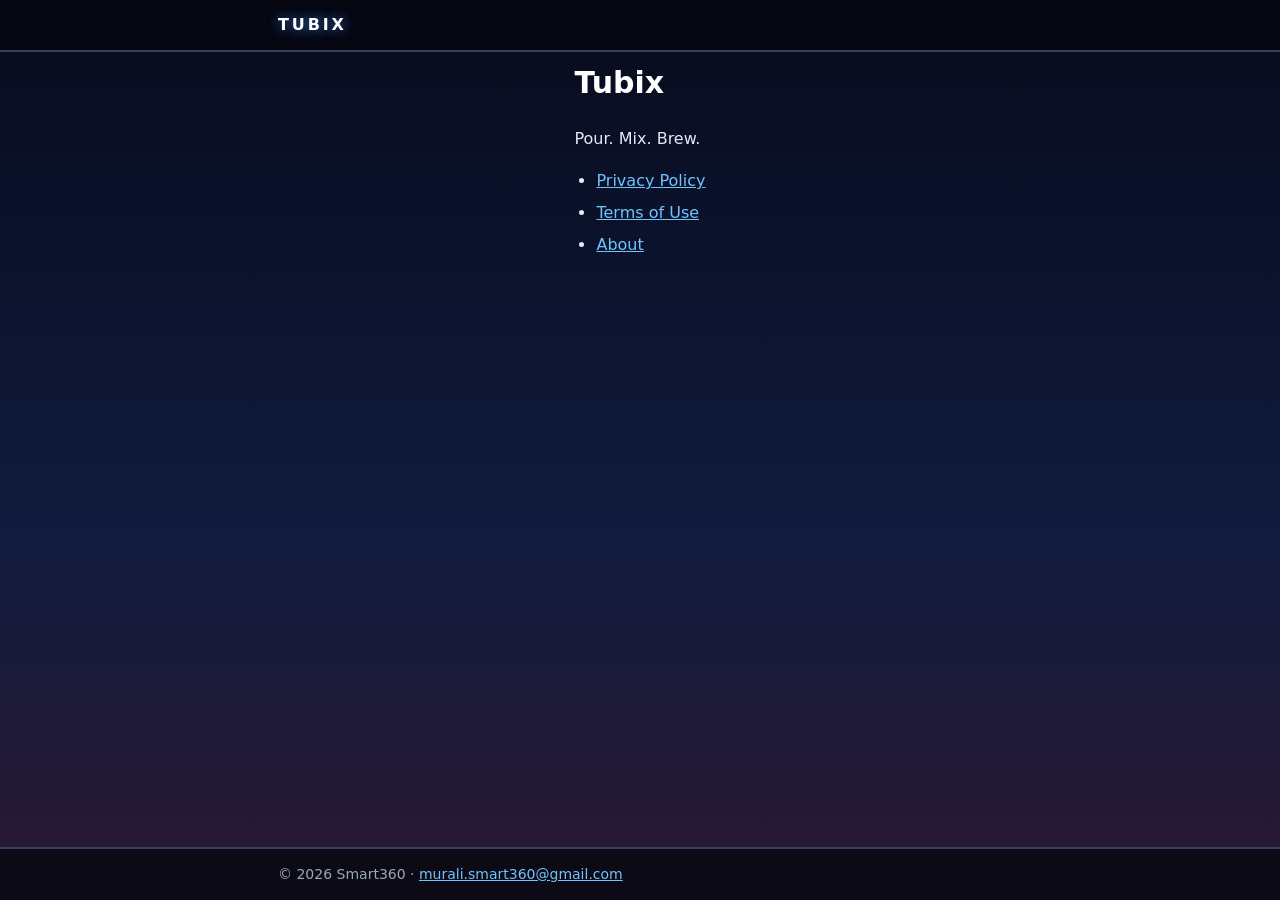
<file: index.html>
<!doctype html>
<html lang="en"><head><meta charset="utf-8"><meta name="viewport" content="width=device-width, initial-scale=1">
<title>Tubix</title><meta name="description" content="Tubix - a relaxing liquid colour-sort puzzle. Legal pages.">
<link rel="stylesheet" href="docs/style.css"></head>
<body><header><div class="wrap"><span class="logo">TUBIX</span></div></header>
<main class="wrap"><h1>Tubix</h1><p>Pour. Mix. Brew.</p>
<ul><li><a href="docs/privacy_policy.html">Privacy Policy</a></li><li><a href="docs/terms.html">Terms of Use</a></li><li><a href="docs/about.html">About</a></li></ul></main>
<footer><div class="wrap">&copy; 2026 Smart360 &middot; <a href="mailto:murali.smart360@gmail.com">murali.smart360@gmail.com</a></div></footer></body></html>
</file>
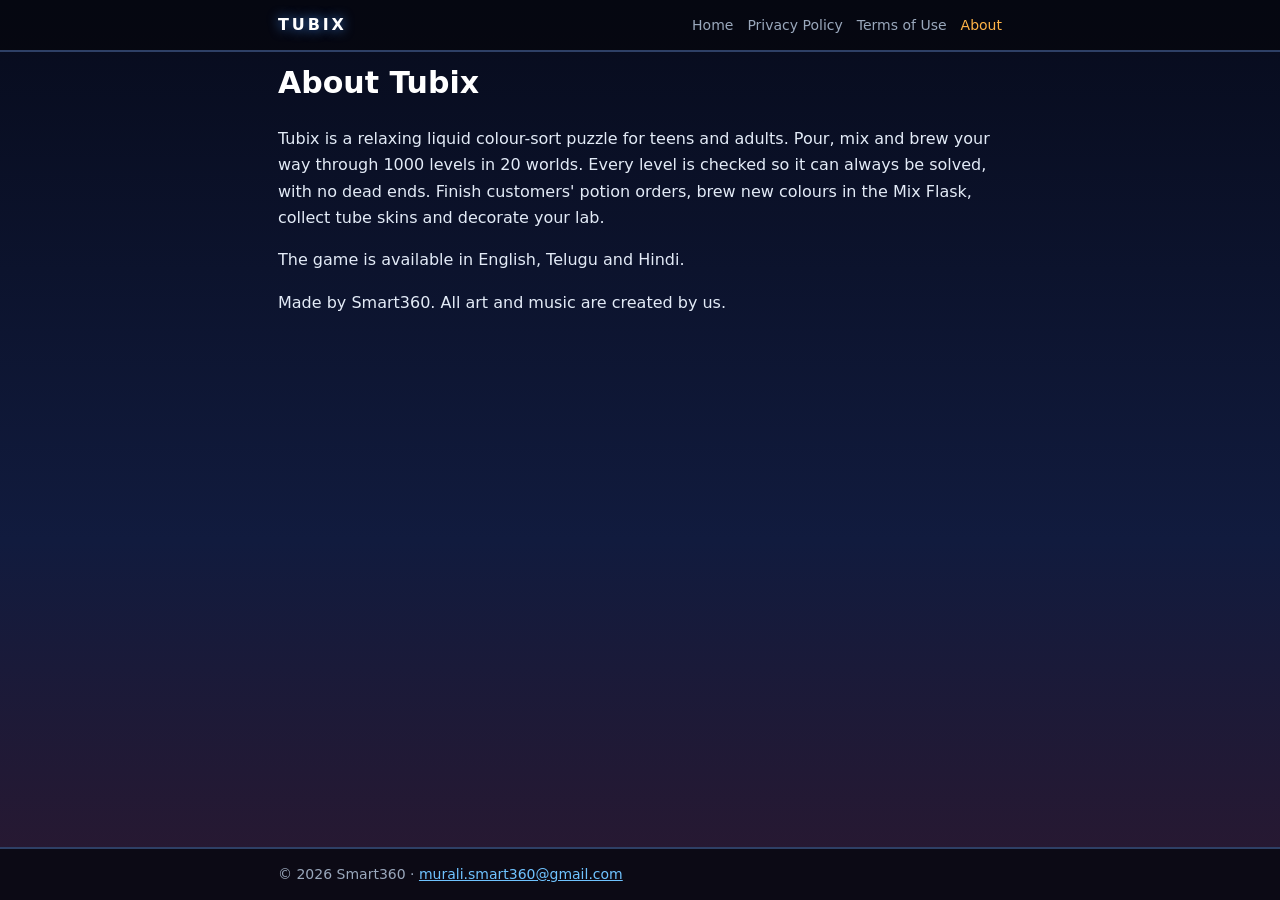
<file: docs/about.html>
<!doctype html>
<html lang="en">
<head>
<meta charset="utf-8">
<meta name="viewport" content="width=device-width, initial-scale=1">
<title>About Tubix - Tubix</title>
<meta name="description" content="Tubix - a relaxing liquid colour-sort puzzle.">
<link rel="stylesheet" href="style.css">
</head>
<body>
<header><div class="wrap"><span class="logo">TUBIX</span><nav><a href="../index.html">Home</a><a href="privacy_policy.html">Privacy Policy</a><a href="terms.html">Terms of Use</a><a href="about.html" class="on">About</a></nav></div></header>
<main class="wrap"><h1>About Tubix</h1>
<p>Tubix is a relaxing liquid colour-sort puzzle for teens and adults. Pour, mix and brew your way through 1000 levels in 20 worlds. Every level is checked so it can always be solved, with no dead ends. Finish customers' potion orders, brew new colours in the Mix Flask, collect tube skins and decorate your lab.</p>
<p>The game is available in English, Telugu and Hindi.</p>
<p>Made by Smart360. All art and music are created by us.</p>
</main>
<footer><div class="wrap">&copy; 2026 Smart360 &middot; <a href="mailto:murali.smart360@gmail.com">murali.smart360@gmail.com</a></div></footer>
</body>
</html>
</file>
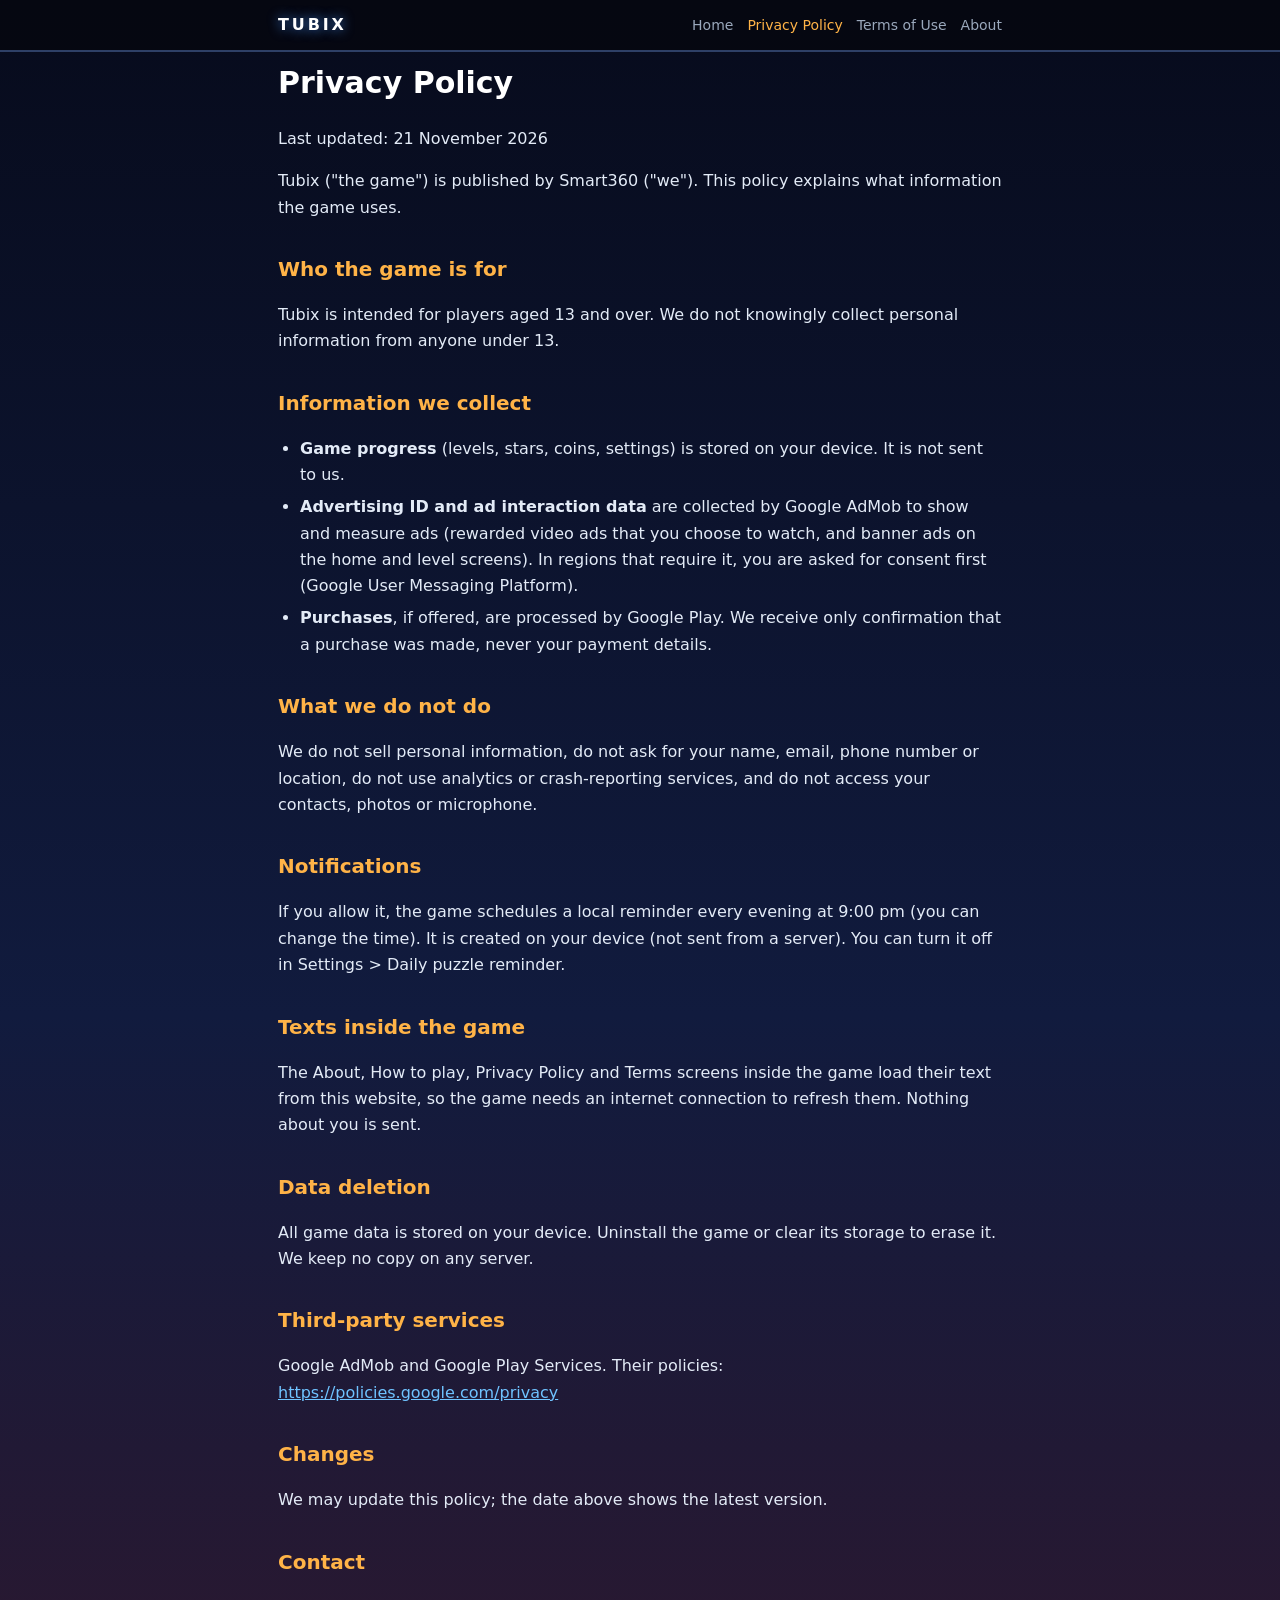
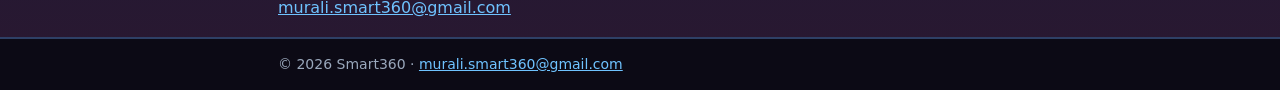
<file: docs/privacy_policy.html>
<!doctype html>
<html lang="en">
<head>
<meta charset="utf-8">
<meta name="viewport" content="width=device-width, initial-scale=1">
<title>Privacy Policy - Tubix</title>
<meta name="description" content="How the Tubix game handles information.">
<link rel="stylesheet" href="style.css">
</head>
<body>
<header><div class="wrap"><span class="logo">TUBIX</span><nav><a href="../index.html">Home</a><a href="privacy_policy.html" class="on">Privacy Policy</a><a href="terms.html">Terms of Use</a><a href="about.html">About</a></nav></div></header>
<main class="wrap"><h1>Privacy Policy</h1>
<p>Last updated: 21 November 2026</p>
<p>Tubix ("the game") is published by Smart360 ("we"). This policy explains what information the game uses.</p>
<h2>Who the game is for</h2>
<p>Tubix is intended for players aged 13 and over. We do not knowingly collect personal information from anyone under 13.</p>
<h2>Information we collect</h2>
<ul>
<li><strong>Game progress</strong> (levels, stars, coins, settings) is stored on your device. It is not sent to us.</li>
<li><strong>Advertising ID and ad interaction data</strong> are collected by Google AdMob to show and measure ads (rewarded video ads that you choose to watch, and banner ads on the home and level screens). In regions that require it, you are asked for consent first (Google User Messaging Platform).</li>
<li><strong>Purchases</strong>, if offered, are processed by Google Play. We receive only confirmation that a purchase was made, never your payment details.</li>
</ul>
<h2>What we do not do</h2>
<p>We do not sell personal information, do not ask for your name, email, phone number or location, do not use analytics or crash-reporting services, and do not access your contacts, photos or microphone.</p>
<h2>Notifications</h2>
<p>If you allow it, the game schedules a local reminder every evening at 9:00 pm (you can change the time). It is created on your device (not sent from a server). You can turn it off in Settings &gt; Daily puzzle reminder.</p>
<h2>Texts inside the game</h2>
<p>The About, How to play, Privacy Policy and Terms screens inside the game load their text from this website, so the game needs an internet connection to refresh them. Nothing about you is sent.</p>
<h2>Data deletion</h2>
<p>All game data is stored on your device. Uninstall the game or clear its storage to erase it. We keep no copy on any server.</p>
<h2>Third-party services</h2>
<p>Google AdMob and Google Play Services. Their policies: <a href="https://policies.google.com/privacy">https://policies.google.com/privacy</a></p>
<h2>Changes</h2>
<p>We may update this policy; the date above shows the latest version.</p>
<h2>Contact</h2>
<p><a href="mailto:murali.smart360@gmail.com">murali.smart360@gmail.com</a></p>
</main>
<footer><div class="wrap">&copy; 2026 Smart360 &middot; <a href="mailto:murali.smart360@gmail.com">murali.smart360@gmail.com</a></div></footer>
</body>
</html>
</file>
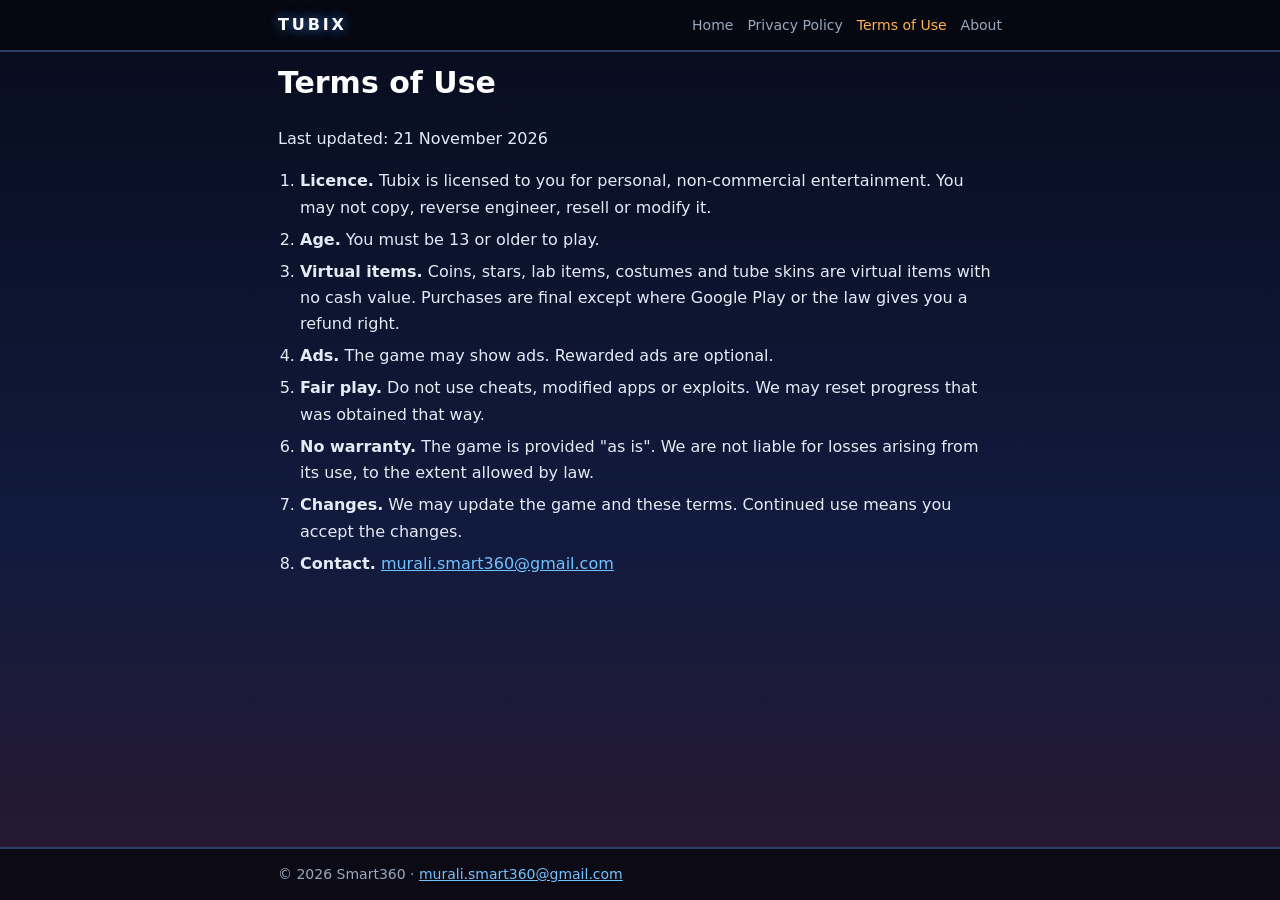
<file: docs/terms.html>
<!doctype html>
<html lang="en">
<head>
<meta charset="utf-8">
<meta name="viewport" content="width=device-width, initial-scale=1">
<title>Terms of Use - Tubix</title>
<meta name="description" content="Terms of use for the Tubix game.">
<link rel="stylesheet" href="style.css">
</head>
<body>
<header><div class="wrap"><span class="logo">TUBIX</span><nav><a href="../index.html">Home</a><a href="privacy_policy.html">Privacy Policy</a><a href="terms.html" class="on">Terms of Use</a><a href="about.html">About</a></nav></div></header>
<main class="wrap"><h1>Terms of Use</h1>
<p>Last updated: 21 November 2026</p>
<ol>
<li><strong>Licence.</strong> Tubix is licensed to you for personal, non-commercial entertainment. You may not copy, reverse engineer, resell or modify it.</li>
<li><strong>Age.</strong> You must be 13 or older to play.</li>
<li><strong>Virtual items.</strong> Coins, stars, lab items, costumes and tube skins are virtual items with no cash value. Purchases are final except where Google Play or the law gives you a refund right.</li>
<li><strong>Ads.</strong> The game may show ads. Rewarded ads are optional.</li>
<li><strong>Fair play.</strong> Do not use cheats, modified apps or exploits. We may reset progress that was obtained that way.</li>
<li><strong>No warranty.</strong> The game is provided "as is". We are not liable for losses arising from its use, to the extent allowed by law.</li>
<li><strong>Changes.</strong> We may update the game and these terms. Continued use means you accept the changes.</li>
<li><strong>Contact.</strong> <a href="mailto:murali.smart360@gmail.com">murali.smart360@gmail.com</a></li>
</ol>
</main>
<footer><div class="wrap">&copy; 2026 Smart360 &middot; <a href="mailto:murali.smart360@gmail.com">murali.smart360@gmail.com</a></div></footer>
</body>
</html>
</file>
<file: docs/style.css>
:root{--bg:#0b1018;--panel:#16213a;--line:#2e4066;--text:#e3ebf7;--mute:#9aa8bc;--accent:#ffb347}
*{box-sizing:border-box}
body{margin:0;background:linear-gradient(#070b1c,#111b3e 60%,#2a1830);color:var(--text);font:16px/1.65 system-ui,-apple-system,"Segoe UI",Roboto,sans-serif;min-height:100vh;display:flex;flex-direction:column}
.wrap{max-width:760px;margin:0 auto;padding:0 18px}
header{background:rgba(5,7,14,.8);border-bottom:2px solid var(--line)}
header .wrap{display:flex;flex-wrap:wrap;align-items:center;justify-content:space-between;gap:8px;padding-top:12px;padding-bottom:12px}
.logo{font-weight:900;letter-spacing:.18em;color:#fff;text-shadow:0 0 12px #3a7bd5}
nav a{color:var(--mute);text-decoration:none;margin-left:14px;font-size:14px}
nav a.on,nav a:hover{color:var(--accent)}
main{flex:1;padding-top:28px;padding-bottom:36px}
h1{font-size:30px;margin:.2em 0 .6em;color:#fff}
h2{font-size:20px;color:var(--accent);margin:1.6em 0 .4em}
a{color:#6fc3ff}
ul,ol{padding-left:22px}li{margin:.35em 0}
footer{background:rgba(5,7,14,.8);border-top:2px solid var(--line);color:var(--mute);font-size:14px;padding:14px 0}
</file>
